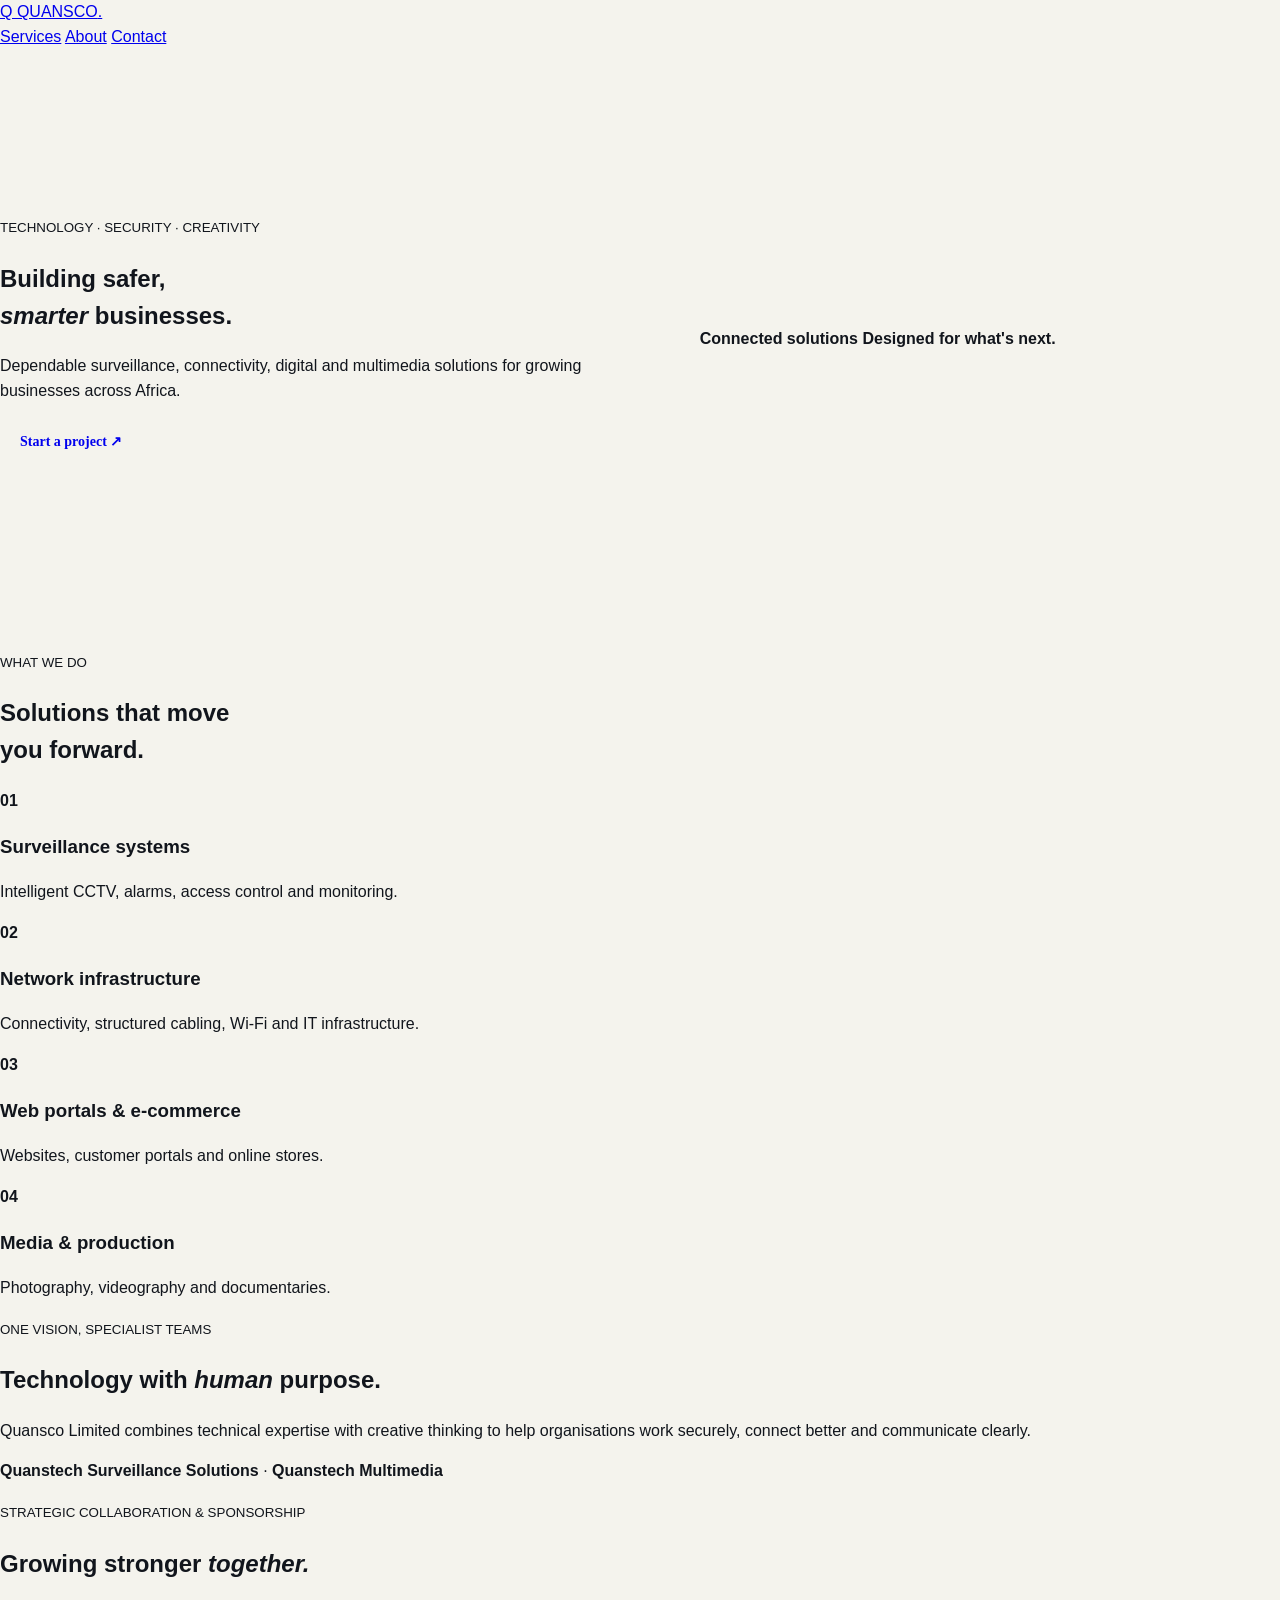
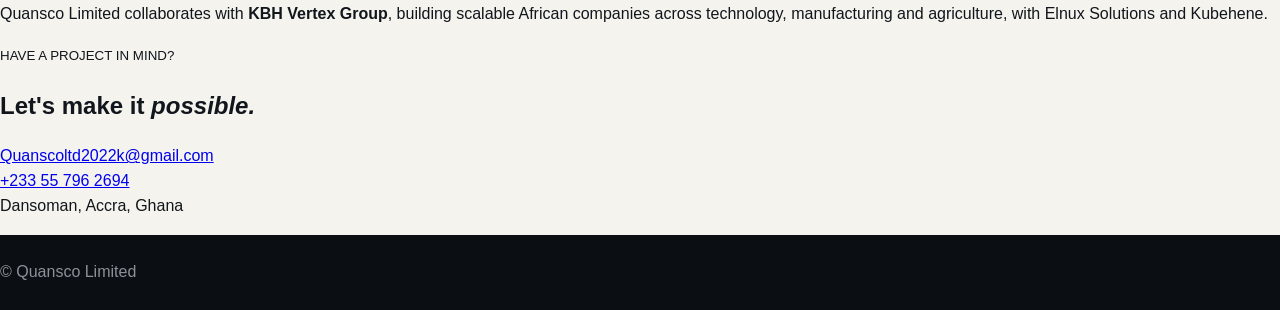
<file: Index.html>
<!doctype html>
<html lang="en">
<head>
  <meta charset="utf-8">
  <meta name="viewport" content="width=device-width,initial-scale=1">
  <title>Quansco Limited | Security, Technology & Multimedia</title>
  <link rel="stylesheet" href="css/style.css">
</head>
<body>
  <header>
    <a class="logo" href="index.html">Q QUANSCO<span>.</span></a>
    <nav>
      <a href="#services">Services</a>
      <a href="about.html">About</a>
      <a href="#contact">Contact</a>
    </nav>
  </header>

  <main>
    <section class="hero">
      <div>
        <small>TECHNOLOGY · SECURITY · CREATIVITY</small>
        <h1>Building safer,<br><i>smarter</i> businesses.</h1>
        <p>Dependable surveillance, connectivity, digital and multimedia solutions for growing businesses across Africa.</p>
        <a class="button" href="#contact">Start a project ↗</a>
      </div>

      <div class="hero-art">
        <b>Connected solutions</b>
        <strong>Designed for what's next.</strong>
      </div>
    </section>

    <section id="services">
      <small>WHAT WE DO</small>
      <h2>Solutions that move<br>you forward.</h2>

      <div class="grid">
        <article>
          <b>01</b>
          <h3>Surveillance systems</h3>
          <p>Intelligent CCTV, alarms, access control and monitoring.</p>
        </article>
        <article>
          <b>02</b>
          <h3>Network infrastructure</h3>
          <p>Connectivity, structured cabling, Wi-Fi and IT infrastructure.</p>
        </article>
        <article>
          <b>03</b>
          <h3>Web portals & e-commerce</h3>
          <p>Websites, customer portals and online stores.</p>
        </article>
        <article>
          <b>04</b>
          <h3>Media & production</h3>
          <p>Photography, videography and documentaries.</p>
        </article>
      </div>
    </section>

    <section id="about" class="split">
      <div>
        <small>ONE VISION, SPECIALIST TEAMS</small>
        <h2>Technology with <i>human</i> purpose.</h2>
        <p>Quansco Limited combines technical expertise with creative thinking to help organisations work securely, connect better and communicate clearly.</p>
        <p><b>Quanstech Surveillance Solutions</b> · <b>Quanstech Multimedia</b></p>
      </div>
      <div class="art green"></div>
    </section>

    <section class="partner">
      <small>STRATEGIC COLLABORATION & SPONSORSHIP</small>
      <h2>Growing stronger <i>together.</i></h2>
      <p>Quansco Limited collaborates with <b>KBH Vertex Group</b>, building scalable African companies across technology, manufacturing and agriculture, with Elnux Solutions and Kubehene.</p>
    </section>

    <section id="contact" class="contact">
      <small>HAVE A PROJECT IN MIND?</small>
      <h2>Let's make it <i>possible.</i></h2>
      <p>
        <a href="mailto:Quanscoltd2022k@gmail.com">Quanscoltd2022k@gmail.com</a><br>
        <a href="tel:+233557962694">+233 55 796 2694</a><br>
        Dansoman, Accra, Ghana
      </p>
    </section>
  </main>

  <footer>© <span id="year"></span> Quansco Limited</footer>
  <script src="js/script.js"></script>
</body>
</html>
</file>
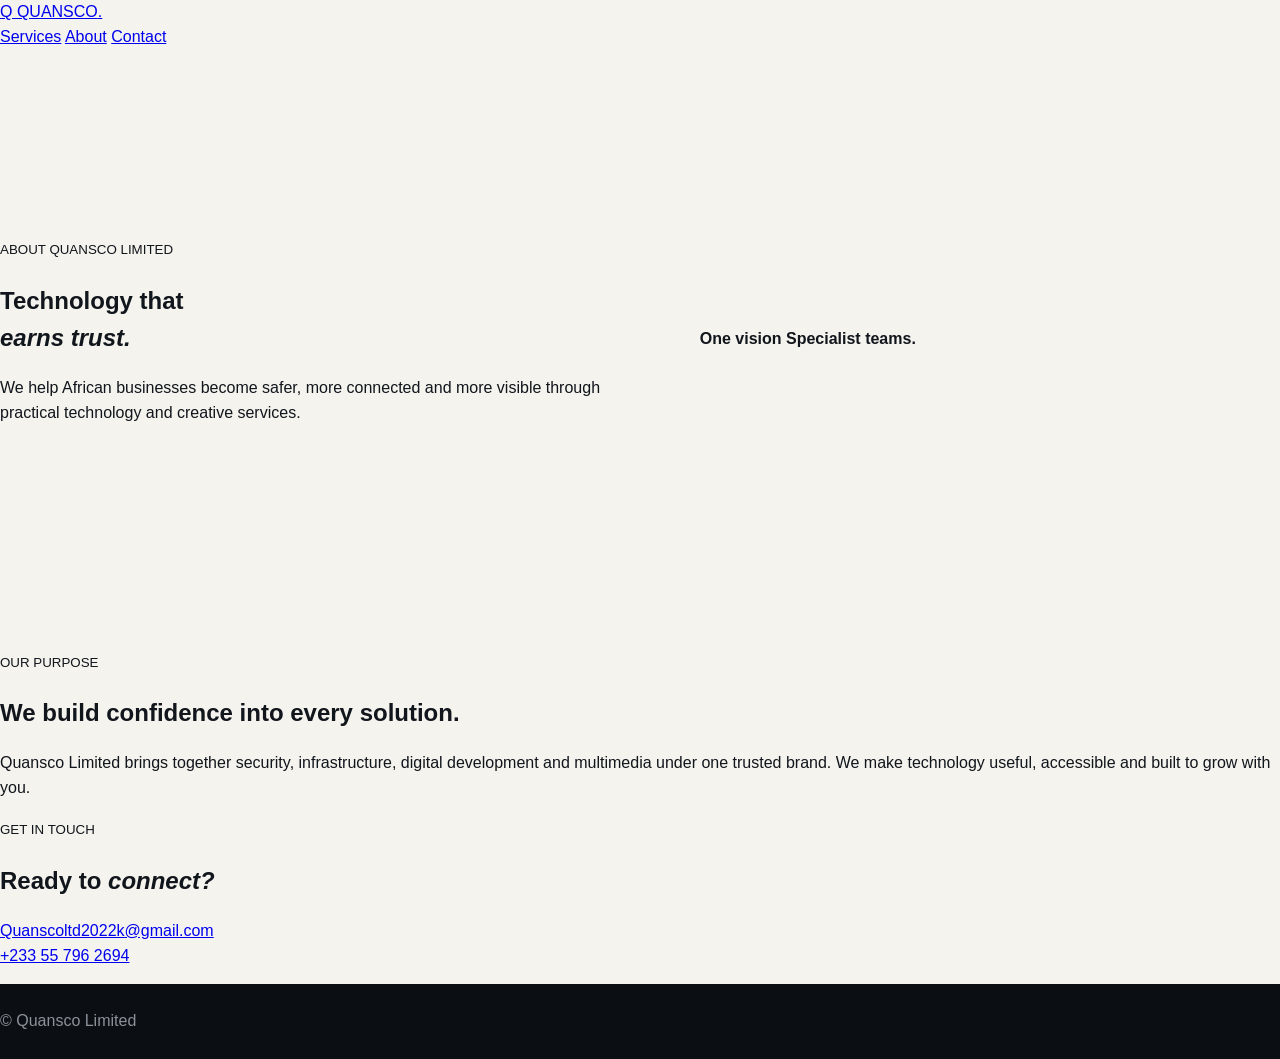
<file: About.html>
<!doctype html>
<html lang="en">
<head>
  <meta charset="utf-8">
  <meta name="viewport" content="width=device-width,initial-scale=1">
  <title>About Quansco Limited</title>
  <link rel="stylesheet" href="css/style.css">
</head>
<body>
  <header>
    <a class="logo" href="index.html">Q QUANSCO<span>.</span></a>
    <nav>
      <a href="index.html#services">Services</a>
      <a href="about.html">About</a>
      <a href="index.html#contact">Contact</a>
    </nav>
  </header>

  <main>
    <section class="hero">
      <div>
        <small>ABOUT QUANSCO LIMITED</small>
        <h1>Technology that<br><i>earns trust.</i></h1>
        <p>We help African businesses become safer, more connected and more visible through practical technology and creative services.</p>
      </div>

      <div class="hero-art">
        <b>One vision</b>
        <strong>Specialist teams.</strong>
      </div>
    </section>

    <section class="split">
      <div>
        <small>OUR PURPOSE</small>
        <h2>We build confidence into every solution.</h2>
        <p>Quansco Limited brings together security, infrastructure, digital development and multimedia under one trusted brand. We make technology useful, accessible and built to grow with you.</p>
      </div>
      <div class="art green"></div>
    </section>

    <section class="contact">
      <small>GET IN TOUCH</small>
      <h2>Ready to <i>connect?</i></h2>
      <p>
        <a href="mailto:Quanscoltd2022k@gmail.com">Quanscoltd2022k@gmail.com</a><br>
        <a href="tel:+233557962694">+233 55 796 2694</a>
      </p>
    </section>
  </main>

  <footer>© <span id="year"></span> Quansco Limited</footer>
  <script src="js/script.js"></script>
</body>
</html>
</file>
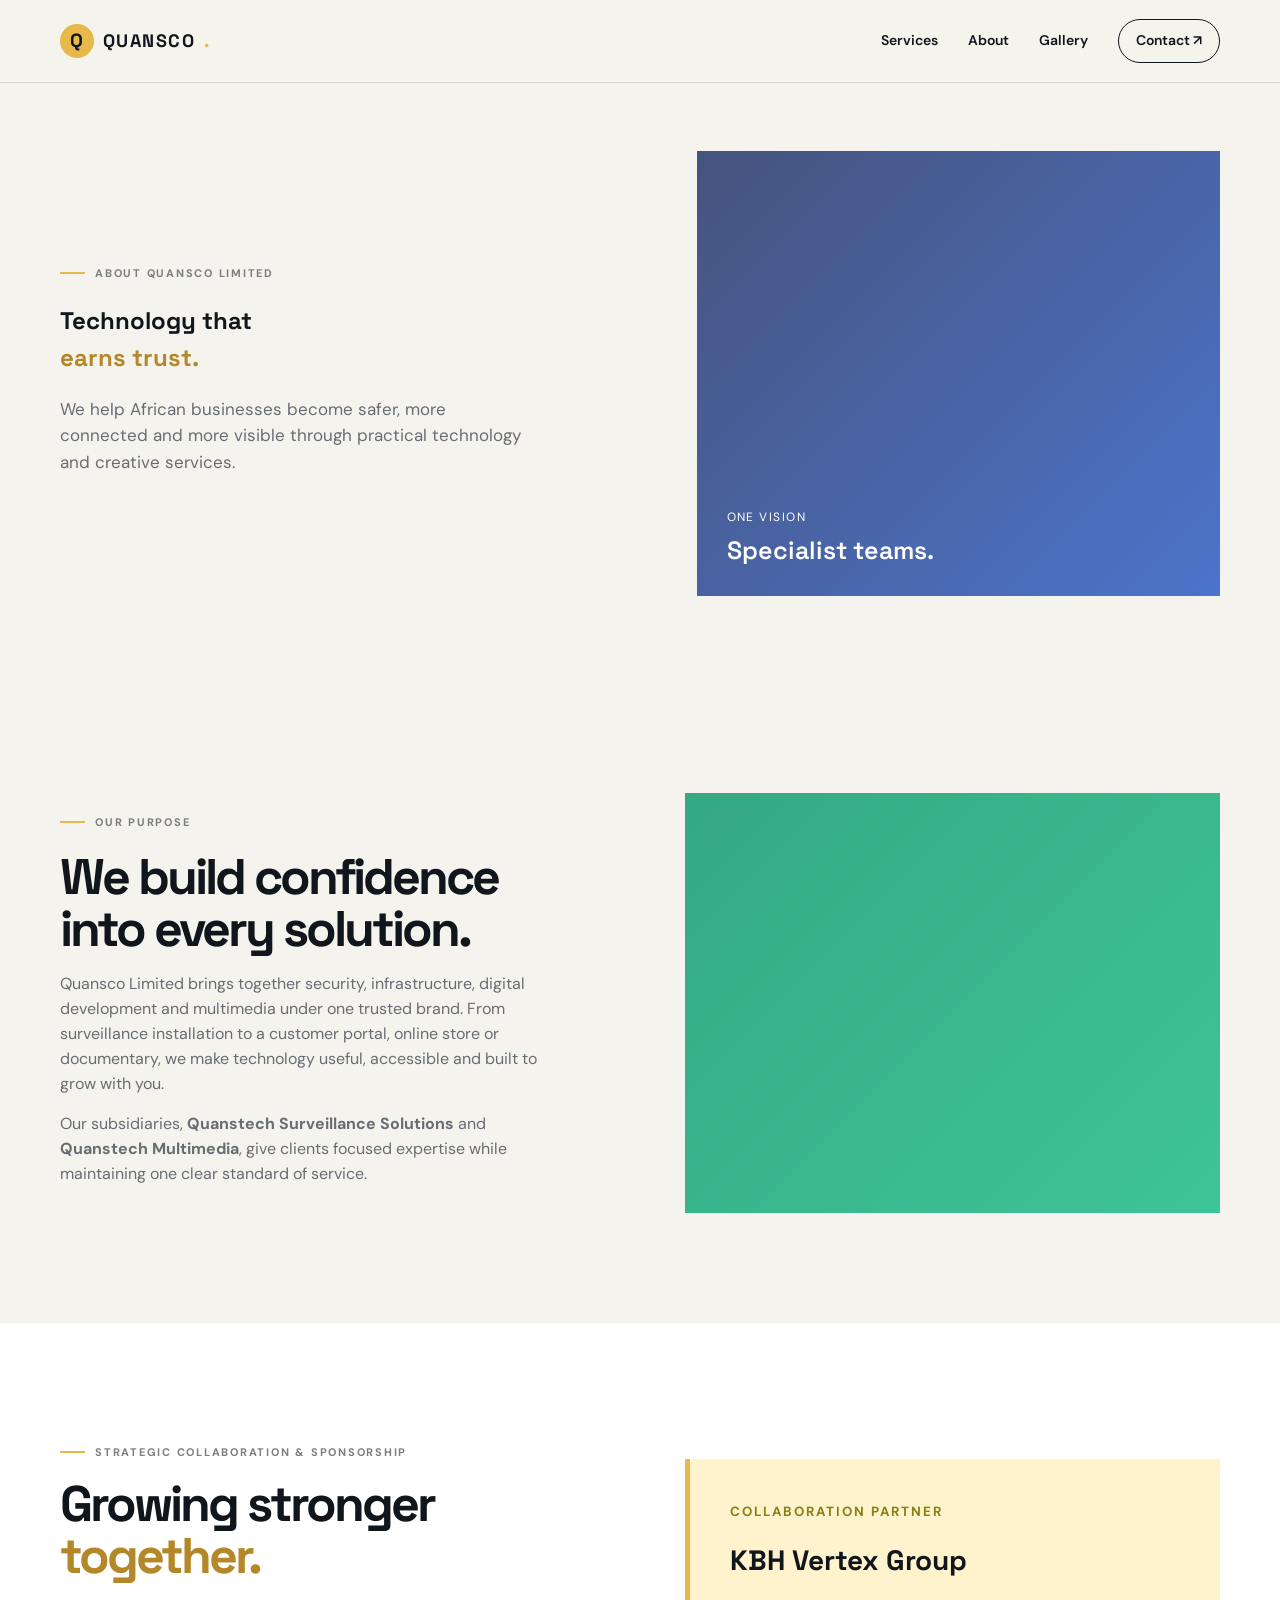
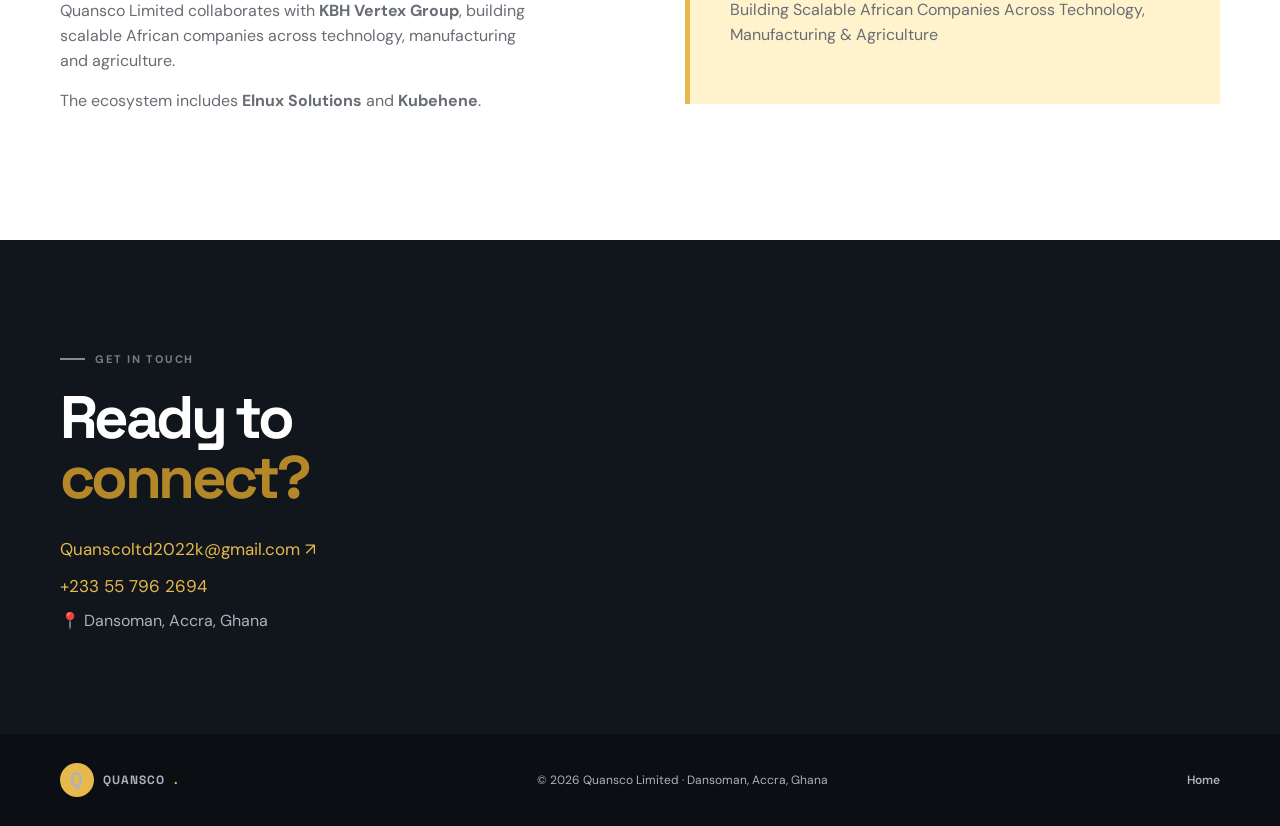
<file: about.html>
<!doctype html>
<html lang="en"><head><meta charset="UTF-8"><meta name="viewport" content="width=device-width,initial-scale=1"><title>About Quansco Limited | Technology, Security & Creative Solutions</title><link rel="preconnect" href="https://fonts.googleapis.com"><link rel="preconnect" href="https://fonts.gstatic.com" crossorigin><link href="https://fonts.googleapis.com/css2?family=DM+Sans:wght@400;500;600;700&family=Space+Grotesk:wght@500;600;700&display=swap" rel="stylesheet"><link rel="stylesheet" href="css/style.css"></head><body><header class="site-header"><div class="container nav-wrap"><a class="brand" href="index.html"><span class="brand-mark">Q</span>QUANSCO<span class="brand-dot">.</span></a><button class="menu-toggle" aria-label="Menu">☰</button><nav class="nav-links"><a href="index.html#services">Services</a><a href="about.html">About</a><a href="index.html#gallery">Gallery</a><a class="nav-cta" href="index.html#contact">Contact ↗</a></nav></div></header><main><section class="hero container"><div class="reveal"><p class="eyebrow">About Quansco Limited</p><h1>Technology that<br><em>earns trust.</em></h1><p class="hero-text">We help African businesses become safer, more connected and more visible through practical technology and creative services.</p></div><div class="hero-photo reveal"><div class="photo-bg"></div><div class="photo-caption">One vision<br><strong>Specialist teams.</strong></div></div></section><section class="about-section"><div class="container about-grid"><div class="reveal"><p class="eyebrow">Our purpose</p><h2>We build confidence<br>into every solution.</h2><p>Quansco Limited brings together security, infrastructure, digital development and multimedia under one trusted brand. From surveillance installation to a customer portal, online store or documentary, we make technology useful, accessible and built to grow with you.</p><p>Our subsidiaries, <strong>Quanstech Surveillance Solutions</strong> and <strong>Quanstech Multimedia</strong>, give clients focused expertise while maintaining one clear standard of service.</p></div><div class="about-photo reveal"><div class="photo-large"></div></div></div></section><section class="partner-section"><div class="container partner-grid"><div class="reveal"><p class="eyebrow">Strategic collaboration & sponsorship</p><h2>Growing stronger<br><em>together.</em></h2><p>Quansco Limited collaborates with <strong>KBH Vertex Group</strong>, building scalable African companies across technology, manufacturing and agriculture.</p><p>The ecosystem includes <strong>Elnux Solutions</strong> and <strong>Kubehene</strong>.</p></div><div class="partner-card reveal"><small>COLLABORATION PARTNER</small><h3>KBH Vertex Group</h3><p>Building Scalable African Companies Across Technology, Manufacturing & Agriculture</p></div></div></section><section class="contact-section"><div class="container contact-grid"><div class="reveal"><p class="eyebrow light">Get in touch</p><h2>Ready to<br><em>connect?</em></h2><div class="contact-details"><a href="mailto:Quanscoltd2022k@gmail.com">Quanscoltd2022k@gmail.com ↗</a><a href="tel:+233557962694">+233 55 796 2694</a><span>📍 Dansoman, Accra, Ghana</span></div></div></div></section></main><footer><div class="container footer-wrap"><a class="brand brand-footer" href="index.html"><span class="brand-mark">Q</span>QUANSCO<span class="brand-dot">.</span></a><p>© <span id="year"></span> Quansco Limited · Dansoman, Accra, Ghana</p><a href="index.html">Home</a></div></footer><script src="js/script.js"></script></body></html>
</file>
<file: css/style.css>
:root{--ink:#11151c;--cream:#f4f3ed;--gold:#e7b84b;--muted:#686d74;--line:#d8d8d1;--white:#fff}*{box-sizing:border-box}html{scroll-behavior:smooth}body{margin:0;background:var(--cream);color:var(--ink);font-family:'DM Sans',sans-serif;line-height:1.55}h1,h2,h3,.brand{font-family:'Space Grotesk',sans-serif}.container{width:min(1160px,calc(100% - 48px));margin:auto}.site-header{position:sticky;top:0;z-index:5;background:rgba(244,243,237,.95);backdrop-filter:blur(12px);border-bottom:1px solid var(--line)}.nav-wrap{height:82px;display:flex;align-items:center;justify-content:space-between}.brand{display:flex;align-items:center;gap:9px;font-size:18px;font-weight:700;letter-spacing:.08em;color:var(--ink);text-decoration:none}.brand-mark{display:grid;place-items:center;background:var(--gold);border-radius:50%;width:34px;height:34px;font-size:19px}.brand-dot{color:var(--gold)}.nav-links{display:flex;align-items:center;gap:30px}.nav-links a,.text-link,footer a{color:var(--ink);text-decoration:none;font-size:14px;font-weight:600}.nav-cta{border:1px solid var(--ink);border-radius:30px;padding:10px 17px}.menu-toggle{display:none;border:0;background:transparent;font-size:24px;cursor:pointer}.hero{min-height:600px;display:grid;grid-template-columns:1fr .9fr;align-items:center;gap:55px;padding:55px 0 75px}.eyebrow{color:#7b7e80;text-transform:uppercase;letter-spacing:.16em;font-size:11px;font-weight:700}.eyebrow:before{content:'';display:inline-block;width:25px;height:2px;background:var(--gold);margin:0 10px 3px 0}.eyebrow.light:before{background:rgba(255,255,255,.5)}.hero-copy h1{font-size:clamp(48px,6.5vw,80px);line-height:1.02;letter-spacing:-.065em;margin:23px 0}.hero h1 em,h2 em{font-style:normal;color:#b48829}.hero-text{color:var(--muted);font-size:17px;max-width:470px}.hero-actions{display:flex;align-items:center;gap:25px;margin-top:30px}.button{display:inline-block;border:0;border-radius:4px;padding:14px 20px;font:600 14px 'DM Sans';text-decoration:none;cursor:pointer}.button-dark{background:var(--ink);color:white}.button-gold{background:var(--gold);color:var(--ink)}.hero-photo{height:445px;position:relative;overflow:hidden;background:var(--gold)}.photo-bg{position:absolute;inset:0;background:linear-gradient(135deg, #1e3a8a 0%, #2563eb 100%);opacity:.8}.photo-large{position:absolute;inset:0;background:linear-gradient(135deg, #059669 0%, #10b981 100%);opacity:.8}.photo-caption{position:absolute;z-index:1;bottom:30px;left:30px;color:white;font-size:12px;text-transform:uppercase;letter-spacing:.12em}.photo-caption strong{display:block;text-transform:none;letter-spacing:0;font:600 25px 'Space Grotesk';margin-top:7px}.stats-band,.contact-section{background:var(--ink);color:white}.stats{display:flex;gap:65px;padding:27px 0;flex-wrap:wrap}.stats div{display:flex;align-items:center;gap:12px}.stats strong{font:600 26px 'Space Grotesk';color:var(--gold)}.stats span{font-size:12px;color:#bbc0c6}.section{padding:110px 0}.section-heading{display:grid;grid-template-columns:1fr 1fr;align-items:end;margin-bottom:50px;gap:30px}.section-heading h2,.about-grid h2,.partner-grid h2{font-size:50px;line-height:1.04;letter-spacing:-.06em;margin:17px 0}.section-heading>p:last-child{color:var(--muted);max-width:370px}.service-grid{display:grid;grid-template-columns:repeat(4,1fr);gap:15px}.service-card{min-height:340px;padding:25px;display:flex;flex-direction:column}.service-card>span{font-size:12px;opacity:.7}.service-card h3{font-size:23px;line-height:1.05;letter-spacing:-.04em;margin:65px 0 13px}.service-card p{font-size:13px;color:var(--muted)}.service-card a{margin-top:auto;color:inherit;text-decoration:none;font-size:12px;font-weight:700}.service-card.dark{background:var(--ink);color:white}.service-card.dark p{color:#c1c5cb}.service-card.gold{background:var(--gold)}.service-card.light{background:white}.gallery-section{background:white;padding:110px 0}.gallery-grid{display:grid;grid-template-columns:repeat(3,1fr);gap:18px}.gallery-item{position:relative;height:255px;overflow:hidden;background:#222}.gallery-bg{position:absolute;inset:0}.cctv-bg{background:linear-gradient(135deg,#1e3a8a 0%,#2563eb 100%)}.access-bg{background:linear-gradient(135deg,#059669 0%,#10b981 100%)}.network-bg{background:linear-gradient(135deg,#d97706 0%,#f59e0b 100%)}.multimedia-bg{background:linear-gradient(135deg,#7c3aed 0%,#a855f7 100%)}.web-bg{background:linear-gradient(135deg,#1f2937 0%,#374151 100%)}.video-bg{background:linear-gradient(135deg,#dc2626 0%,#ef4444 100%)}.gallery-item figcaption{position:absolute;bottom:18px;left:18px;color:white;z-index:1;font-weight:700;font-size:15px}.about-section,.partner-section{padding:110px 0;background:var(--cream)}.about-grid,.partner-grid{display:grid;grid-template-columns:1fr 1fr;gap:90px;align-items:center}.about-photo{height:420px;position:relative;overflow:hidden}.about-grid h2{margin-top:20px}.about-grid p:not(.eyebrow),.partner-grid p:not(.eyebrow){color:var(--muted);max-width:480px}.divisions{display:flex;gap:40px;border-top:1px solid var(--line);padding-top:20px;margin:30px 0}.divisions div{display:flex;flex-direction:column}.divisions b{font:600 16px 'Space Grotesk'}.divisions span{font-size:12px;color:var(--muted)}.partner-section{background:white}.partner-card{background:#fff3cd;border-left:5px solid var(--gold);padding:40px}.partner-card small{color:#8b7e14;letter-spacing:.15em;font-weight:700}.partner-card h3{font-size:28px;margin:15px 0 8px}.contact-section{padding:100px 0}.contact-grid{display:grid;grid-template-columns:1fr .8fr;gap:120px}.contact-section h2{font-size:60px;line-height:1;letter-spacing:-.06em;margin:20px 0}.contact-section p:not(.eyebrow){color:#adb3bc}.contact-details{display:flex;flex-direction:column;gap:10px;margin-top:28px}.contact-details a{color:var(--gold);text-decoration:none;font-size:17px}.contact-details span{color:#adb3bc}form{display:flex;flex-direction:column;gap:5px}label{font-size:12px;color:#adb3bc;margin:8px 0 0}input,textarea{background:transparent;border:0;border-bottom:1px solid #4a4f57;color:white;padding:10px 0;margin-bottom:12px;font:14px 'DM Sans';outline:none}input::placeholder,textarea::placeholder{color:#676d76}input:focus,textarea:focus{border-color:var(--gold)}form .button{align-self:flex-start;margin-top:14px}.form-status{color:var(--gold)!important;font-size:13px}footer{background:#0b0e12;padding:25px 0;color:#8c929a}.footer-wrap{display:flex;align-items:center;justify-content:space-between;gap:15px}.brand-footer{color:white}.footer-wrap p,.footer-wrap a{font-size:12px;color:#adb3bc}.reveal{opacity:0;transform:translateY(15px);transition:.7s}.reveal.visible{opacity:1;transform:none}@media(max-width:800px){.container{width:calc(100% - 34px)}.menu-toggle{display:block}.nav-links{display:none;position:absolute;top:82px;left:0;right:0;background:var(--cream);padding:20px;flex-direction:column}.nav-links.open{display:flex}.hero,.about-grid,.partner-grid,.contact-grid,.section-heading{grid-template-columns:1fr;gap:30px}.hero-photo{height:350px}.service-grid{grid-template-columns:repeat(2,1fr)}.gallery-grid{grid-template-columns:repeat(2,1fr)}.section,.gallery-section,.about-section,.partner-section{padding:75px 0}.section-heading h2,.about-grid h2,.partner-grid h2{font-size:42px}.contact-grid{gap:45px}.contact-section h2{font-size:50px}.footer-wrap{flex-wrap:wrap}.footer-wrap p{order:3;width:100%}}@media(max-width:480px){.service-grid,.gallery-grid{grid-template-columns:1fr}.hero-actions{flex-direction:column;align-items:flex-start}.stats{gap:18px}.stats span{font-size:10px}.stats strong{font-size:20px}}
</file>
